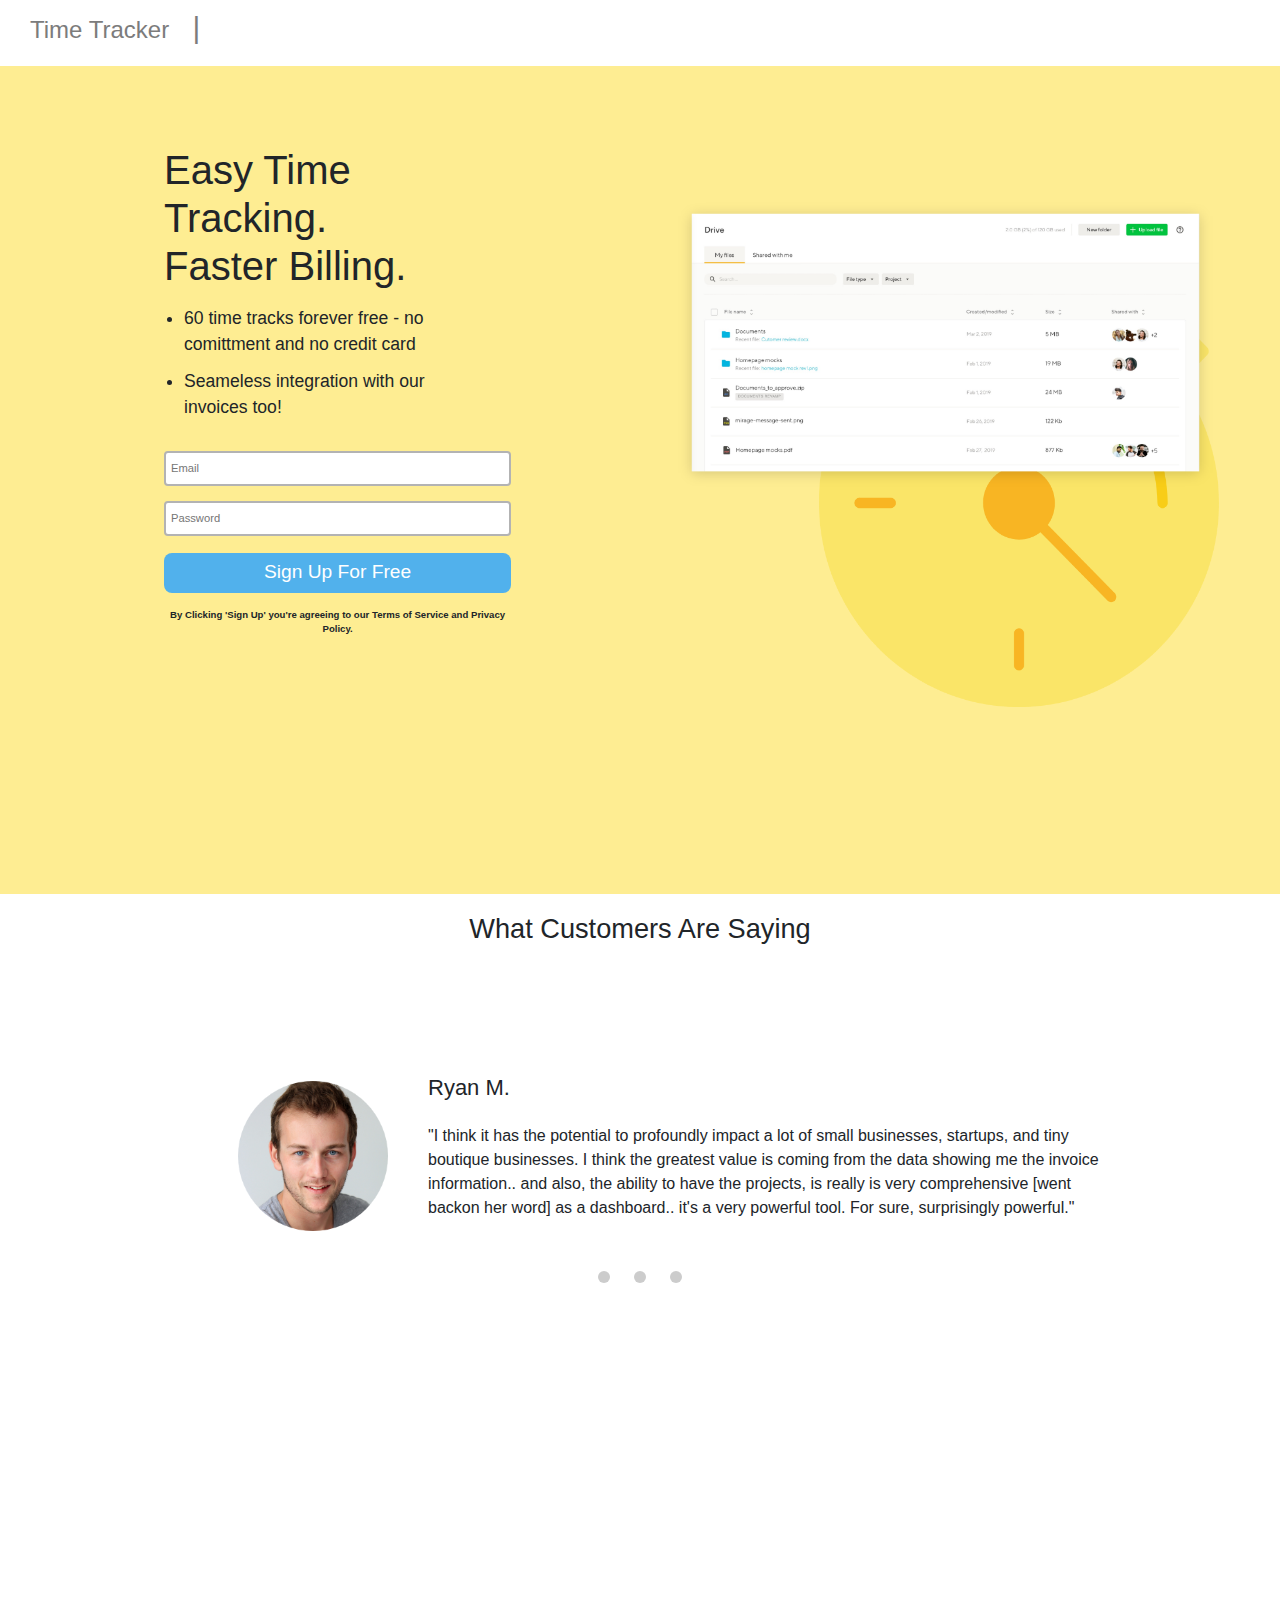
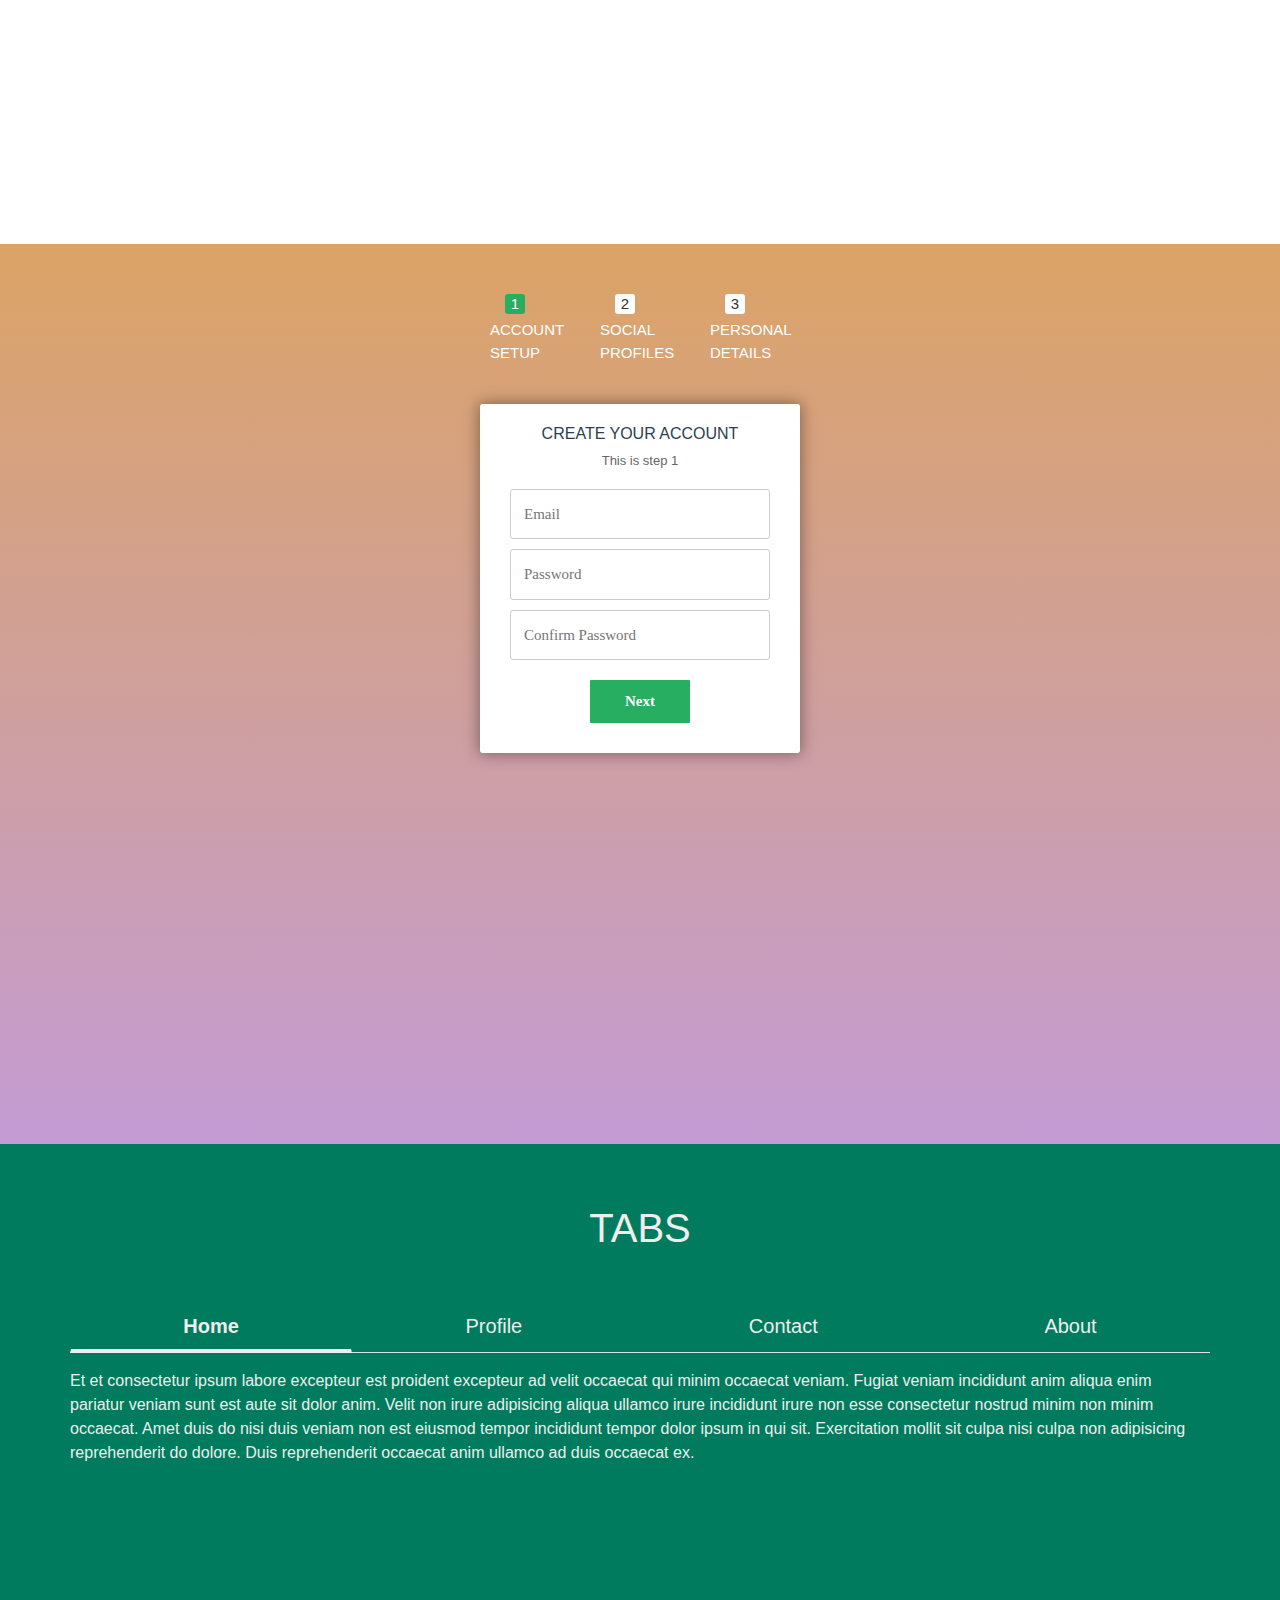
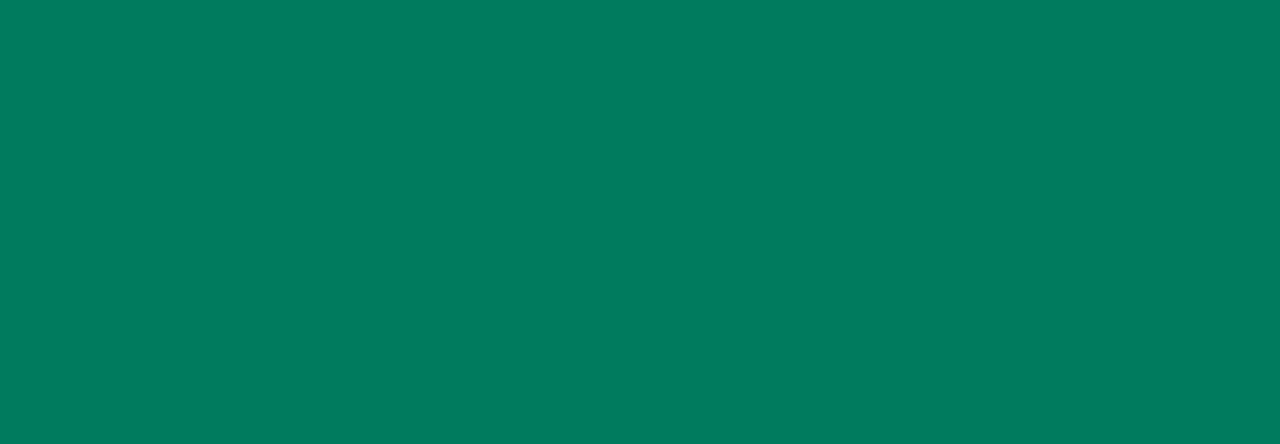
<file: talentbag_task1/index.html>
<!DOCTYPE html>
<html lang="en">

<head>
    <meta charset="UTF-8">
    <meta name="viewport" content="width=device-width, initial-scale=1.0">
    <title>Time Tracker</title>
    <link href="https://maxcdn.bootstrapcdn.com/bootstrap/4.0.0/css/bootstrap.min.css" rel="stylesheet" id="bootstrap-css">
    <link rel="stylesheet" href="css/style.css">
    <script src="http://ajax.googleapis.com/ajax/libs/jquery/1.10.2/jquery.min.js"></script>
    <script src="js/jquery.easing.min.js" type="text/javascript"></script>
    <script src="script.js"></script>
    <script src="https://maxcdn.bootstrapcdn.com/bootstrap/4.0.0/js/bootstrap.min.js"></script>
    
    
</head>

<body>
    <!-- heading section start -->
    <section id="header-section">
        <div class="header">
            <p>Time Tracker <span style="font-size:30px; color: #7c7c7c; font-weight: 100;">&nbsp; | </span> </p>
        </div>

    </section>
    <!-- heading section end -->


    <!-- hero section start -->
    <section id="hero">
        <div class="background">
            <div class="left-div">
                <h1>Easy Time Tracking. <br>
                    Faster Billing.
                </h1>

                <div class="list">
                    <ul>
                        <li>60 time tracks forever free - no comittment and no credit card</li>

                        <li>Seameless integration with our invoices too!</li>
                    </ul>
                </div>
                <form action="#" id="form">
                    <input class="textbox" type="text" name="email" placeholder="Email">
                    <br>
                    <input class="textbox" type="password" name="password" placeholder="Password">
                    <br>
                    <input class="button1" type="button" value="Sign Up For Free">

                    <div class="note">
                        <p>
                            By Clicking 'Sign Up' you're agreeing to our Terms of Service and Privacy Policy.
                        </p>
                    </div>

                </form>
            </div>
            <div class="right-div-bg">
                <div class="right-div">
                    <img src="imgs/drive.png" alt="hero-img">
                </div>
            </div>
        </div>
    </section>
    <!-- hero section end -->

    <!-- slider section start -->
    <section id="slider-section">
        <div class="mycontainer">
            <div class="slider-heading">
                <p> What Customers Are Saying </p>
                
            </div>


            <div class="mycontainer1">
                <div class="carousel">
                    <div class="slider" id="radio">
                        <input type="radio" name="slider" id="slide1" checked>
                        <input type="radio" name="slider" id="slide2">
                        <input type="radio" name="slider" id="slide3">

                        

                        <div id="slides">
                            <div id="overflow">
                                <div class="inner">
                                    <div class="slide slide1">
                                        <div class="slide_content">
                                            <div class="left-div">
                                                <img src="imgs/man.png" alt="hero-img">
                                            </div>
                                            <div class="right-div">
                                                <p class="name">Ryan M.</p>
                                                <p>"I think it has the potential to profoundly impact a lot of small businesses, startups, and tiny boutique businesses.
                                                    I think the greatest value is coming from the data showing me the invoice information.. and also, the ability to have 
                                                    the projects, is really is very comprehensive [went backon her word] as a dashboard.. it's a very powerful tool. For sure, surprisingly powerful."
                                                </p>
                                            </div>
                                        </div>
                                    </div>
                                    <div class="slide slide2">
                                        <div class="slide_content">
                                            <div class="left-div">
                                                <img src="imgs/man.png" alt="hero-img">
                                            </div>
                                            <div class="right-div">
                                                <p class="name">Ryan J.</p>
                                                <p>"I think it has the potential to profoundly impact a lot of small businesses, startups, and tiny boutique businesses.
                                                    I think the greatest value is coming from the data showing me the invoice information.. and also, the ability to have 
                                                    the projects, is really is very comprehensive [went backon her word] as a dashboard.. it's a very powerful tool. For sure, surprisingly powerful."
                                                </p>
                                            </div>
                                        </div>
                                    </div>
                                    <div class="slide slide3">
                                        <div class="slide_content">
                                            <div class="left-div">
                                                <img src="imgs/man.png" alt="hero-img">
                                            </div>
                                            <div class="right-div">
                                                <p class="name">Ryan K.</p>
                                                <p>"I think it has the potential to profoundly impact a lot of small businesses, startups, and tiny boutique businesses.
                                                    I think the greatest value is coming from the data showing me the invoice information.. and also, the ability to have 
                                                    the projects, is really is very comprehensive [went backon her word] as a dashboard.. it's a very powerful tool. For sure, surprisingly powerful."
                                                </p>
                                            </div>
                                        </div>
                                    </div>
                                
                                </div>
                            </div>
                            <div id="controls">
                                <label for="slide1"></label>
                                <label for="slide2"></label>
                                <label for="slide3"></label>
                            </div>
                            <div id="bullets">
                                <label for="slide1"></label>
                                <label for="slide2"></label>
                                <label for="slide3"></label>
                            </div>
                        </div>
                        
                    </div>
                    
                </div>
            </div>
        </div>
    </section>
    <!-- slider section end -->

    <!-- multistep form start -->
    <section id="m-step-form">
        <!-- multistep form -->
        <form id="msform">
        <!-- progressbar -->
        <ul id="progressbar">
            <li class="active">Account Setup</li>
            <li>Social Profiles</li>
            <li>Personal Details</li>
        </ul>
        <!-- fieldsets -->
        <fieldset>
            <h2 class="fs-title">Create your account</h2>
            <h3 class="fs-subtitle">This is step 1</h3>
            <input type="text" name="email" placeholder="Email" />
            <input type="password" name="pass" placeholder="Password" />
            <input type="password" name="cpass" placeholder="Confirm Password" />
            <input type="button" name="next" class="next action-button" value="Next" />
        </fieldset>
        <fieldset>
            <h2 class="fs-title">Social Profiles</h2>
            <h3 class="fs-subtitle">Your presence on the social network</h3>
            <input type="text" name="twitter" placeholder="Twitter" />
            <input type="text" name="facebook" placeholder="Facebook" />
            <input type="text" name="gplus" placeholder="Google Plus" />
            <input type="button" name="previous" class="previous action-button" value="Previous" />
            <input type="button" name="next" class="next action-button" value="Next" />
        </fieldset>
        <fieldset>
            <h2 class="fs-title">Personal Details</h2>
            <h3 class="fs-subtitle">We will never sell it</h3>
            <input type="text" name="fname" placeholder="First Name" />
            <input type="text" name="lname" placeholder="Last Name" />
            <input type="text" name="phone" placeholder="Phone" />
            <textarea name="address" placeholder="Address"></textarea>
            <input type="button" name="previous" class="previous action-button" value="Previous" />
            <input type="submit" name="submit" class="submit action-button" value="Submit" />
        </fieldset>
        </form>
    </section>


    <!-- multistep form end -->


    <!-- tabs section start -->
    <!-- tabs -->
    <section class="tabs-section" id="tabs">
        <div class="container">
            <h6 class="section-title h1">Tabs</h6>
            <div class="row">
                <div class="col-xs-12 ">
                    <nav>
                        <div class="nav nav-tabs nav-fill" id="nav-tab" role="tablist">
                            <a class="nav-item nav-link active" id="nav-home-tab" data-toggle="tab" href="#nav-home" role="tab" aria-controls="nav-home" aria-selected="true">Home</a>
                            <a class="nav-item nav-link" id="nav-profile-tab" data-toggle="tab" href="#nav-profile" role="tab" aria-controls="nav-profile" aria-selected="false">Profile</a>
                            <a class="nav-item nav-link" id="nav-contact-tab" data-toggle="tab" href="#nav-contact" role="tab" aria-controls="nav-contact" aria-selected="false">Contact</a>
                            <a class="nav-item nav-link" id="nav-about-tab" data-toggle="tab" href="#nav-about" role="tab" aria-controls="nav-about" aria-selected="false">About</a>
                        </div>
                    </nav>
                    <div class="tab-content py-3 px-3 px-sm-0" id="nav-tabContent">
                        <div class="tab-pane fade show active" id="nav-home" role="tabpanel" aria-labelledby="nav-home-tab">
                            Et et consectetur ipsum labore excepteur est proident excepteur ad velit occaecat qui minim occaecat veniam. Fugiat veniam incididunt anim aliqua enim pariatur veniam sunt est aute sit dolor anim. Velit non irure adipisicing aliqua ullamco irure incididunt irure non esse consectetur nostrud minim non minim occaecat. Amet duis do nisi duis veniam non est eiusmod tempor incididunt tempor dolor ipsum in qui sit. Exercitation mollit sit culpa nisi culpa non adipisicing reprehenderit do dolore. Duis reprehenderit occaecat anim ullamco ad duis occaecat ex.
                        </div>
                        <div class="tab-pane fade" id="nav-profile" role="tabpanel" aria-labelledby="nav-profile-tab">
                            Et et consectetur ipsum labore excepteur est proident excepteur ad velit occaecat qui minim occaecat veniam. Fugiat veniam incididunt anim aliqua enim pariatur veniam sunt est aute sit dolor anim. Velit non irure adipisicing aliqua ullamco irure incididunt irure non esse consectetur nostrud minim non minim occaecat. Amet duis do nisi duis veniam non est eiusmod tempor incididunt tempor dolor ipsum in qui sit. Exercitation mollit sit culpa nisi culpa non adipisicing reprehenderit do dolore. Duis reprehenderit occaecat anim ullamco ad duis occaecat ex.
                        </div>
                        <div class="tab-pane fade" id="nav-contact" role="tabpanel" aria-labelledby="nav-contact-tab">
                            Et et consectetur ipsum labore excepteur est proident excepteur ad velit occaecat qui minim occaecat veniam. Fugiat veniam incididunt anim aliqua enim pariatur veniam sunt est aute sit dolor anim. Velit non irure adipisicing aliqua ullamco irure incididunt irure non esse consectetur nostrud minim non minim occaecat. Amet duis do nisi duis veniam non est eiusmod tempor incididunt tempor dolor ipsum in qui sit. Exercitation mollit sit culpa nisi culpa non adipisicing reprehenderit do dolore. Duis reprehenderit occaecat anim ullamco ad duis occaecat ex.
                        </div>
                        <div class="tab-pane fade" id="nav-about" role="tabpanel" aria-labelledby="nav-about-tab">
                            Et et consectetur ipsum labore excepteur est proident excepteur ad velit occaecat qui minim occaecat veniam. Fugiat veniam incididunt anim aliqua enim pariatur veniam sunt est aute sit dolor anim. Velit non irure adipisicing aliqua ullamco irure incididunt irure non esse consectetur nostrud minim non minim occaecat. Amet duis do nisi duis veniam non est eiusmod tempor incididunt tempor dolor ipsum in qui sit. Exercitation mollit sit culpa nisi culpa non adipisicing reprehenderit do dolore. Duis reprehenderit occaecat anim ullamco ad duis occaecat ex.
                        </div>
                    </div>
                
                </div>
            </div>
        </div>
    </section>
    <!-- ./Tabs -->
    <!-- tabs section end -->
    


    
    
    
    
</html>
</file>
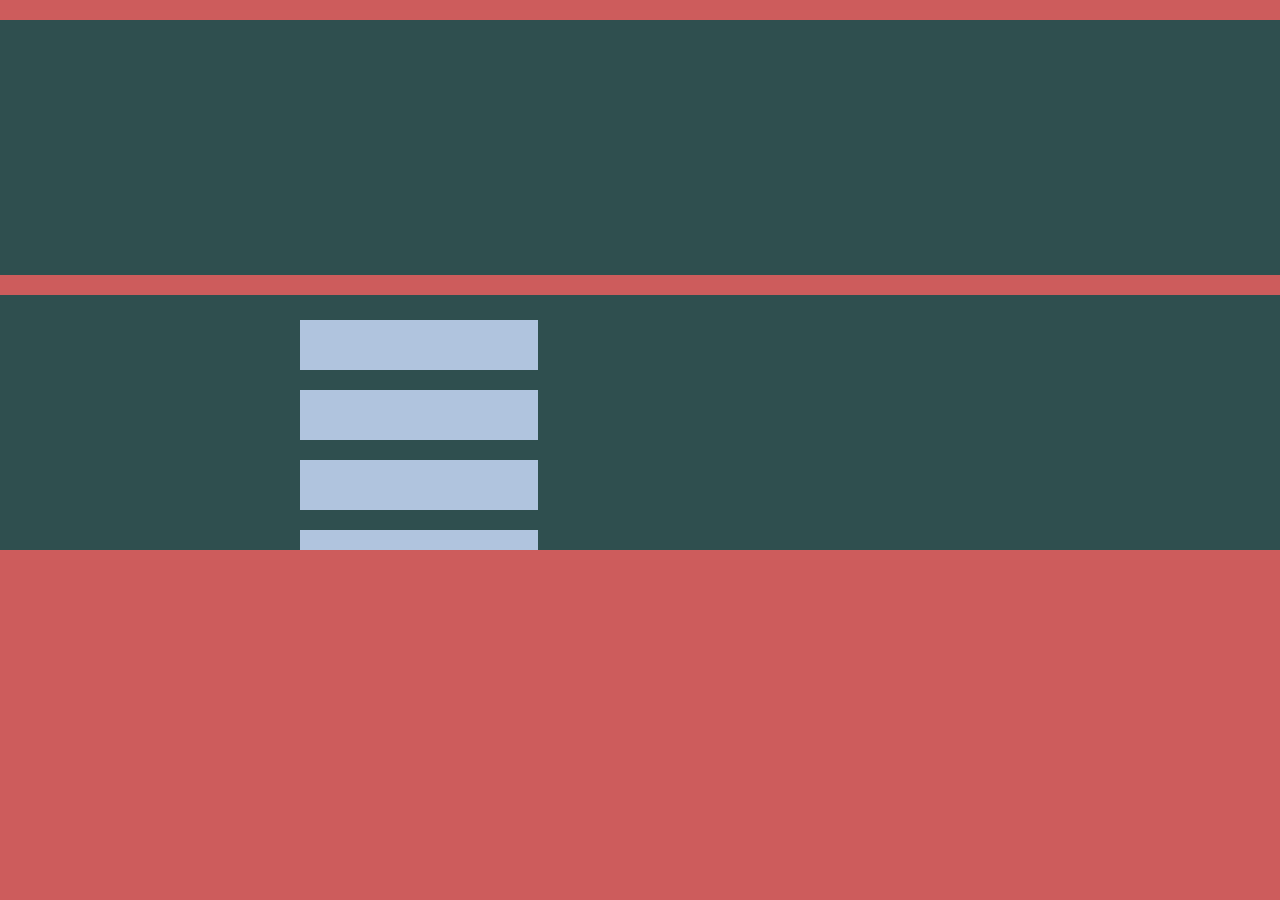
<file: talentnag_task2/index.html>
<!DOCTYPE html>
<html lang="en">
<head>
    <meta charset="UTF-8">
    <meta name="viewport" content="width=device-width, initial-scale=1.0">
    <title>Document</title>
    <link rel="stylesheet" href="css/style.css">
</head>
<body>
    <div class="div">

    </div>
    <div class="div">
        <div class="box" draggable="true"></div>
        <div class="box" draggable="true"></div>
        <div class="box" draggable="true"></div>
        <div class="box" draggable="true"></div>
    </div>
    <script src="js/script.js"></script>
</body>
</html>
</file>
<file: talentbag_task1/css/style.css>
*{
    padding: 0;
    margin: 0;
    box-sizing: border-box;

}

body{
    font-family: 'Segoe UI', Tahoma, Geneva, Verdana, sans-serif;
}
#header-section .header{
    color:#7c7c7c;
    font-size: 1.5rem;
    padding:5px 30px 0px;
    
    
}

#hero .background{
    padding-left: 5%;
    overflow:hidden;
    height:92vh;
    background: #feed92;
    
}
#hero .left-div{
    padding:80px 100px;
    width:45%;
    margin-right: 5%;
    /* border:1px solid red; */
    float:left;
    height:560px;
}
.left-div h1{
    font-size: 2rem;
    margin-bottom: 15px;
}
.left-div h1{
    font-size: 2.5rem;

}
.left-div .list{
    margin-bottom: 30px;
}
ul{
    font-size:1.1rem;
    padding:0 20px;
    
}
ul li{
    padding-right: 60px;
    margin-bottom: 10px;
}
.form{
    width:100%;
}
#form .textbox{
    font-size:0.7rem;
    padding:5px;
    border:2px solid rgb(179, 179, 179);
    border-radius: 4px;
    height:35px;
    width:100%;
    margin-bottom: 15px;
}
.left-div #form .button1{
    margin-top: 2px;
    font-size: 1.2rem;
    font-weight:lighter;
    background: #51b1ec;
    border:none;
    width:100%;
    height:40px;
    border-radius: 8px;
    color:white;
    transition:all 0.6s;
}
.left-div #form .button1:hover{
    background: #008fe7;
}
.left-div #form .note{
    font-weight:600;
    margin-top: 15px;
    text-align: center;
    font-size: 0.6rem;
}
#hero .right-div-bg{
    margin-top: 130px;
    background: url(../imgs/clock.png);
    background-repeat: no-repeat;
    background-size:400px 450px;
    background-position: right;
    
    float:left;
    width:45%;
    height:571px;
    overflow:hidden;
}
#hero .right-div img{
    
    width: 100%;
}



/* slider start */
#slider-section{
    height:100vh;
    background: rgb(255, 255, 255);
       
}

#slider-section .mycontainer .slider-heading{
    font-size: 1.7rem;
    padding:15px;
    text-align: center;
}

#slider{
    margin: 0 auto;
    width: 800px;
    max-width: 100%;
}
#radio input{
    display:none;
}
.mycontainer1 {
    width: 80%;
    margin:20px auto;
}
#slider input[type=radio]{
    display:none;
}
#slider label{
    cursor:pointer;
    text-decoration: none;
}
#slides{
    padding:30px;
    position: relative;
    z-index: 1;
}
#overflow{
    width:100%;
    overflow: hidden;
}

.slide_content{
    margin-top: 0px;
    /* border:1px solid red; */
    display: flex;
}
.slider #slides .left-div img{
      height:150px;
      width:150px;
      margin-left: 70px;
      margin-right: 40px;
      margin-top: 40px;

}
.slider #slides .left-div{
    
    float:left;
}
.slider #slides .right-div{
    float:left;
}

.slider #slides .right-div .name{
    margin-top: 30px;
    font-size: 22px; 
    margin-bottom: 20px;
}

 
  
#slide1:checked ~ #slides .inner{
    margin-left: 0;
}
#slide2:checked ~ #slides .inner{
    margin-left: -100%;
}
#slide3:checked ~ #slides .inner{
    margin-left: -200%;
}

#slides .inner{
    transition: margin-left 800ms cubic-beizer(0.770,0.000,0.175,1.000);
    width:300%;
}

#slides .slide{
    width:33.33%;
    float:left;
    display:block;
    height:100%;
}
.slide_content{
    padding: 10px;
}
#controls {
    margin:-130px 0 0 0;
    height: 50px;
    z-index: 3;
    position: relative;
}
#controls label{
    transition: opacity 0.8s ease-out;
    display: none;
    width: 50px;
    height: 50px;
    opacity:0.4;

}
#controls label:hover{
    opacity:1;

}


#bullets{
    margin:100px 0 0;
    text-align: center;
}
#bullets label{
    display: inline-block;
    width: 12px;
    height: 12px;
    border-radius: 100%;
    background:#ccc;
    margin:0 10px;
}
#bullets label:hover{
    background:#202020;
}

/* slider end */

/* multistep form start */
/*custom font*/
@import url(https://fonts.googleapis.com/css?family=Montserrat);


#m-step-form {
	height: 100vh;
	/*Image only BG fallback*/
	
	/*background = gradient + image pattern combo*/
	background: 
		linear-gradient(rgba(196, 102, 0, 0.6), rgba(155, 89, 182, 0.6));
	font-family: montserrat, arial, verdana;
}
/*form styles*/
#msform {
	width: 400px;
	margin: 50px auto;
	text-align: center;
	position: relative;
}
#msform fieldset {
	background: white;
	border: 0 none;
	border-radius: 3px;
	box-shadow: 0 0 15px 1px rgba(0, 0, 0, 0.4);
	padding: 20px 30px;
	box-sizing: border-box;
	width: 80%;
	margin: 0 10%;
	
	/*stacking fieldsets above each other*/
	position: relative;
}
/*Hide all except first fieldset*/
#msform fieldset:not(:first-of-type) {
	display: none;
}
/*inputs*/
#msform input, #msform textarea {
	padding: 13px;
	border: 1px solid #ccc;
	border-radius: 3px;
	margin-bottom: 10px;
	width: 100%;
	box-sizing: border-box;
	font-family: montserrat;
	color: #2C3E50;
	font-size: 15px;
}
/*buttons*/
#msform .action-button {
	width: 100px;
	background: #27AE60;
	font-weight: bold;
	color: white;
	border: 0 none;
	border-radius: 1px;
	cursor: pointer;
	padding: 10px 5px;
	margin: 10px 5px;
}
#msform .action-button:hover, #msform .action-button:focus {
	box-shadow: 0 0 0 2px white, 0 0 0 3px #27AE60;
}
/*headings*/
.fs-title {
	font-size: 16px;
	text-transform: uppercase;
	color: #2C3E50;
	margin-bottom: 10px;
}
.fs-subtitle {
	font-weight: normal;
	font-size: 13px;
	color: #666;
	margin-bottom: 20px;
}
/*progressbar*/
#progressbar {
   
    margin-bottom: 30px;
    
	overflow: hidden;
	/*CSS counters to number the steps*/
	counter-reset: step;
}
#progressbar li {
    

	list-style-type: none;
	color: white;
	text-transform: uppercase;
	font-size: 15px;
	width: 33.33%;
	float: left;
	position: relative;
}
#progressbar li:before {
	content: counter(step);
	counter-increment: step;
	width: 20px;
	line-height: 20px;
	display: block;
	font-size: 15px;
	color: #333;
	background: white;
	border-radius: 3px;
	margin: 50px auto 5px auto;
}
/*progressbar connectors*/
#progressbar li:after {
	content: '';
	width: 100%;
	height: 2px;
	background: white;
	position: absolute;
	left: -70%;
	top: 57px;
	z-index: -1; /*put it behind the numbers*/
}
#progressbar li:first-child:after {
	/*connector not needed before the first step*/
	content: none; 
}
/*marking active/completed steps green*/
/*The number of the step and the connector before it = green*/
#progressbar li.active:before,  #progressbar li.active:after{
	background: #27AE60;
	color: white;
}

ul#progressbar{
    padding-inline-start: 50px;
}

/* multistep form end */

.tp{
    min-height:500px;
    background: #123456;
}

/* tabs start */

/* Tabs*/
.tabs-section {
    height:100vh;
    padding: 60px 0;
}

.tabs-section .section-title {
    text-align: center;
    color: #007b5e;
    margin-bottom: 50px;
    text-transform: uppercase;
}
#tabs{
	background: #007b5e;
    color: #eee;
}
#tabs h6.section-title{
    color: #eee;
}

#tabs .nav-tabs .nav-item.show .nav-link, .nav-tabs .nav-link.active {
    color: #f3f3f3;
    background-color: transparent;
    border-color: transparent transparent #f3f3f3;
    border-bottom: 4px solid !important;
    font-size: 20px;
    font-weight: bold;
}
#tabs .nav-tabs .nav-link {
    border: 1px solid transparent;
    border-top-left-radius: .25rem;
    border-top-right-radius: .25rem;
    color: #eee;
    font-size: 20px;
}

/* tabs end */


@media (max-width:600px) {
    #hero .right-div-bg{
        display:none;
    }
    #hero .left-div{
        width:100%;
        
    }
    #hero .left-div{
        padding:70px 60px;
        
    }
    
    .left-div h1{
        font-size: 2.1rem;
    
    }
    .left-div .list{
        margin-bottom: 20px;
    }
    
    ul li{
        font-size: 1rem;
        padding-right: 80px;
        margin-bottom: 10px;
    }
    
    
    .left-div #form .note{
        font-weight:600;
        margin-top: 15px;
        text-align: center;
        font-size: 0.5rem;
    } 


    #slider-section{
        height:100vh;
        background: rgb(255, 255, 255);
           
    }
    
    #slider-section .mycontainer .slider-heading{
        font-size: 1.7rem;
        padding:15px;
        text-align: center;
    }
    
    #slider{
        margin: 0 auto;
        width: 100px;
        max-width:50%;
    }

    .mycontainer1 {
        width: 80%;
        margin: 0px auto;
    }
    #slider input[type=radio]{
        display:none;
    }
    #slider label{
        cursor:pointer;
        text-decoration: none;
    }
    #slides{
        padding:0px;
        position: relative;
        z-index: 1;
    }
    #overflow{
        width:100%;
        overflow: hidden;
    }
    
    .slide_content{
        margin-top: 0px;
        text-align: center;
        /* border:1px solid red; */
        
    }
    .slider #slides .left-div img{
          display:block;
          height:150px;
          width:150px;
          margin-left: 0px;
          margin-right: 40px;
          margin-top: 40px;
    
    }
    .slider #slides .left-div{
       
       display:block;
    }
    .slider #slides .right-div{
        line-height: 21px;
        text-align: center;
        display:block;
        
    }
    
    .slider #slides .right-div .name{
        margin-top: 30px;
        font-size: 24px; 
        margin-bottom: 20px;
    }


    #progressbar li:after {
        content: '';
        width: 100%;
        height: 2px;
        background: white;
        position: absolute;
        left: -80%;
        top: 57px;
        z-index: -1; /*put it behind the numbers*/
    }

    #msform {
        width: 400px;
        margin-bottom: 20px;
        text-align: center;
        position: relative;
    }
}
</file>
<file: talentnag_task2/css/style.css>
*{
    margin: 0;
    padding: 0;
    box-sizing: border-box;
}
body{
    background:indianred;
}

.div{
    margin-top: 20px;
    padding: 25px 300px;
    height:255px;
    background:darkslategray;
    overflow:scroll;
}
div .box{

    height:50px;
    width:35%;
    background: lightsteelblue;
    
    margin-bottom: 20px;
    
    margin-right: 110px;
    display:flex;
    float:left;
    
}
</file>
